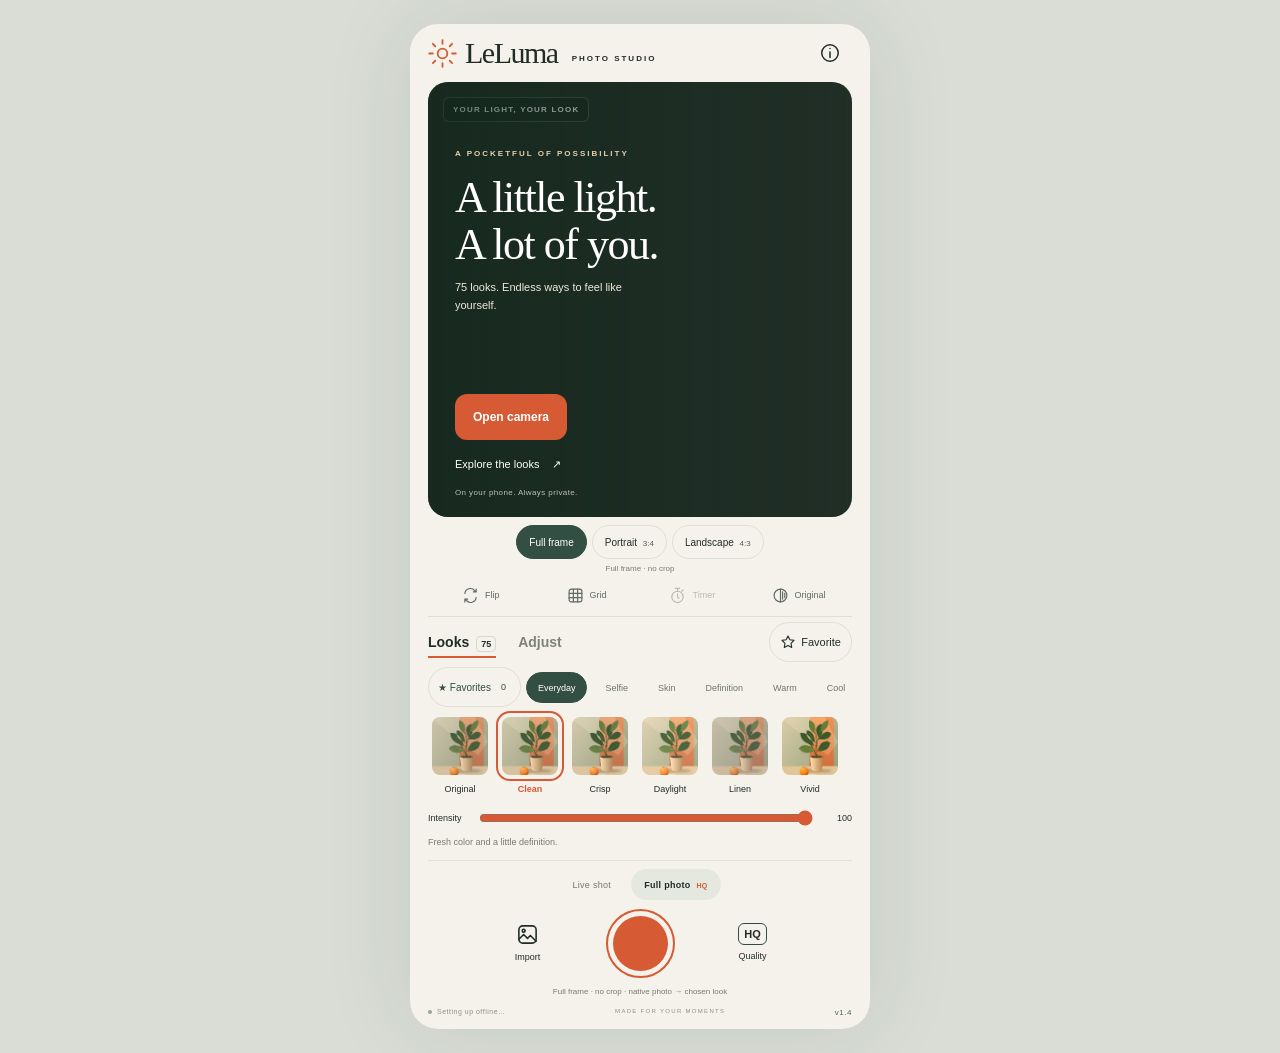
<file: index.html>
<!doctype html>
<html lang="en">
<head>
  <meta charset="utf-8">
  <meta name="viewport" content="width=device-width,initial-scale=1,viewport-fit=cover">
  <meta name="theme-color" content="#f5f2eb">
  <meta name="apple-mobile-web-app-capable" content="yes">
  <meta name="apple-mobile-web-app-title" content="LeLuma">
  <meta name="apple-mobile-web-app-status-bar-style" content="default">
  <meta name="description" content="A little light. A lot of you. 75 photo filters, live camera, and private, offline editing.">
  <meta http-equiv="Content-Security-Policy" content="default-src 'self'; img-src 'self' blob: data:; media-src 'self' blob:; script-src 'self'; worker-src 'self'; style-src 'self' 'unsafe-inline'; connect-src 'self'; object-src 'none'; base-uri 'self'">
  <link rel="manifest" href="./manifest.webmanifest">
  <link rel="apple-touch-icon" href="./apple-touch-icon.png">
  <link rel="icon" href="./icon.svg" type="image/svg+xml">
  <link rel="stylesheet" href="./styles.css">
  <title>LeLuma · Your light, your look</title>
</head>
<body>
<svg class="icon-defs" aria-hidden="true" xmlns="http://www.w3.org/2000/svg"><defs>
  <symbol id="i-flip" viewBox="0 0 24 24"><path d="M4 9a8 8 0 0 1 14-4l2 2M20 3v4h-4M20 15a8 8 0 0 1-14 4l-2-2M4 21v-4h4"/></symbol>
  <symbol id="i-grid" viewBox="0 0 24 24"><rect x="3" y="3" width="18" height="18" rx="3"/><path d="M9 3v18M15 3v18M3 9h18M3 15h18"/></symbol>
  <symbol id="i-timer" viewBox="0 0 24 24"><circle cx="12" cy="14" r="8"/><path d="M12 10v4l2 2M9 2h6M12 2v4M18 6l2-2"/></symbol>
  <symbol id="i-compare" viewBox="0 0 24 24"><circle cx="12" cy="12" r="9"/><path d="M12 3v18M15 7v10M18 9v6"/></symbol>
  <symbol id="i-image" viewBox="0 0 24 24"><rect x="3" y="3" width="18" height="18" rx="4"/><circle cx="8" cy="8" r="1.5"/><path d="m3 17 5-5 4 4 3-3 6 6"/></symbol>
  <symbol id="i-info" viewBox="0 0 24 24"><circle cx="12" cy="12" r="9"/><path d="M12 11v6M12 7v.2"/></symbol>
  <symbol id="i-star" viewBox="0 0 24 24"><path d="m12 3 2.8 5.7 6.2.9-4.5 4.4 1.1 6.2-5.6-2.9-5.6 2.9 1.1-6.2L3 9.6l6.2-.9Z"/></symbol>
  <symbol id="i-download" viewBox="0 0 24 24"><path d="M12 3v12m-5-5 5 5 5-5M4 16v5h16v-5"/></symbol>
  <symbol id="i-close" viewBox="0 0 24 24"><path d="m6 6 12 12M6 18 18 6"/></symbol>
  <symbol id="i-camera" viewBox="0 0 24 24"><path d="M8 6 9 3h6l1 3h4a2 2 0 0 1 2 2v11a2 2 0 0 1-2 2H4a2 2 0 0 1-2-2V8a2 2 0 0 1 2-2Z"/><circle cx="12" cy="13" r="4"/></symbol>
  <symbol id="i-sun" viewBox="0 0 24 24"><circle cx="12" cy="12" r="4"/><path d="M12 1v3M12 20v3M1 12h3M20 12h3M4 4l2 2M18 18l2 2M4 20l2-2M18 6l2-2"/></symbol>
</defs></svg>
<main id="app">
  <div id="startupNotice" class="startup-notice">Loading LeLuma… If this stays here, <a href="./repair.html">repair the app</a>. Use your HTTPS GitHub Pages link in Safari.</div>
  <header class="header">
    <a class="brand" href="./" aria-label="LeLuma home"><svg><use href="#i-sun"/></svg>LeLuma<span>PHOTO STUDIO</span></a>
    <button class="icon-button" id="helpButton" aria-label="Help and settings"><svg><use href="#i-info"/></svg></button>
  </header>
  <section class="viewfinder" id="viewfinder" aria-label="Camera preview">
    <div id="cameraSurface" class="camera-surface"><video id="video" autoplay muted playsinline webkit-playsinline disablepictureinpicture aria-label="Live camera"></video></div>
    <canvas id="preview" aria-label="Filtered photo preview" hidden></canvas>
    <canvas id="gpuPreview" aria-label="Live filtered camera preview" hidden></canvas>
    <div class="frame-top"><span class="pill" id="sourceBadge">YOUR LIGHT, YOUR LOOK</span><span class="pill" id="resolutionBadge" hidden></span></div>
    <div id="grid" class="grid" hidden></div>
    <div class="welcome" id="welcome">
      <div class="welcome-copy"><span class="eyebrow">A POCKETFUL OF POSSIBILITY</span><h1>A little light.<br>A lot of you.</h1><p>75 looks. Endless ways to feel like yourself.</p></div>
      <div class="welcome-actions"><button class="primary" id="startButton"><svg><use href="#i-camera"/></svg>Open camera</button><button class="text-button" id="cancelCameraButton" hidden>Cancel camera opening</button><button class="text-button" id="demoButton">Explore the looks <span>↗</span></button><span class="privacy-note">On your phone. Always private.</span></div>
    </div>
    <div id="resumePanel" class="resume-panel" hidden><p>Camera paused</p><button class="primary" id="resumeButton">Resume camera</button><button id="cancelResumeButton" class="text-button" hidden>Cancel camera opening</button></div>
    <div id="countdown" class="countdown" hidden aria-live="assertive"></div>
    <div class="frame-bottom" id="frameBottom" hidden><span id="frameFilterName">Original</span><span id="frameHint">Live preview</span></div>
    <div class="flash" id="flash"></div>
    <div id="previewError" class="preview-error" hidden><p id="previewErrorText">Preview interrupted.</p><button id="retryPreview" class="primary">Retry preview</button></div>
  </section>
  <div id="mediaNotice" class="media-notice" role="status" hidden><span id="mediaNoticeText">Starting video…</span><button id="playCamera" class="secondary">Resume video</button></div>
  <div id="liveControls" class="live-controls" hidden><button id="previewMode" aria-pressed="false">Show camera only</button><button id="restartCamera">Restart camera</button></div>
  <div class="framing-controls" role="group" aria-label="Photo framing"><button id="frame-original" aria-pressed="true">Full frame</button><button id="frame-portrait" aria-pressed="false">Portrait <small>3:4</small></button><button id="frame-landscape" aria-pressed="false">Landscape <small>4:3</small></button></div>
  <p id="framingLabel" class="framing-label">Full frame · no crop</p>
  <div class="tools" aria-label="Camera tools">
    <button id="flipButton" class="tool" aria-label="Switch front and back camera"><svg><use href="#i-flip"/></svg><span>Flip</span></button>
    <button id="gridButton" class="tool" aria-pressed="false"><svg><use href="#i-grid"/></svg><span>Grid</span></button>
    <button id="timerButton" class="tool" aria-label="Timer: off"><svg><use href="#i-timer"/></svg><span id="timerLabel">Timer</span></button>
    <button id="compareButton" class="tool" aria-pressed="false"><svg><use href="#i-compare"/></svg><span>Original</span></button>
  </div>
  <section class="studio" aria-label="Photo editor">
    <div class="studio-heading"><div class="tabs" role="tablist" aria-label="Editing tools"><button id="looksTab" role="tab" aria-selected="true" aria-controls="looksPanel">Looks <span>75</span></button><button id="adjustTab" role="tab" aria-selected="false" aria-controls="adjustPanel">Adjust</button></div><button id="favoriteButton" class="favorite-button" aria-label="Favorite current filter" aria-pressed="false"><svg aria-hidden="true"><use href="#i-star"/></svg><span id="favoriteLabel">Favorite</span></button></div>
    <div id="looksPanel" role="tabpanel" aria-labelledby="looksTab">
      <div class="category-bar" role="group" aria-label="Filter categories"><button id="favoritesCategory" class="category-favorites" aria-pressed="false">★ Favorites <span id="favoriteCount">0</span></button><div id="categories" class="categories" aria-label="More filter categories"></div></div>
      <div id="filterRail" class="filter-rail" aria-label="Choose a filter"></div>
      <div class="strength"><label for="strength">Intensity</label><input id="strength" type="range" min="0" max="100" value="100"><output id="strengthValue" for="strength">100</output></div>
    </div>
    <div id="adjustPanel" role="tabpanel" aria-labelledby="adjustTab" hidden><div class="adjust-heading"><span>Fine-tune your light</span><button id="resetAdjust" class="text-button">Reset</button></div><div id="adjustments" class="adjustments"></div></div>
    <p class="look-description" id="lookDescription">Your image, untouched.</p>
  </section>
  <footer class="capture-area">
    <div id="captureMode" class="capture-mode" role="group" aria-label="Photo capture mode"><button id="liveMode" aria-pressed="false">Live shot</button><button id="fullMode" aria-pressed="true">Full photo <span>HQ</span></button></div>
    <div id="cameraActions" class="capture-actions"><button class="side-action" id="importButton"><svg><use href="#i-image"/></svg><span>Import</span></button><button id="shutterButton" class="shutter" aria-label="Take full-resolution photo"><span></span></button><button class="side-action" id="qualityButton"><span class="hq-mark">HQ</span><span>Quality</span></button></div>
    <div id="reviewActions" class="review-actions" hidden><button class="secondary" id="retakeButton">New photo</button><button class="primary" id="saveButton"><svg><use href="#i-download"/></svg>Save photo</button></div>
    <p class="capture-note" id="captureNote">iPhone camera → your chosen look, at source size</p>
    <div class="status-line"><span id="offlineStatus"><i></i>Setting up offline…</span><span>MADE FOR YOUR MOMENTS</span></div>
  </footer>
</main>
<aside id="portraitGuard" class="portrait-guard" aria-label="Portrait orientation required"><svg><use href="#i-camera"/></svg><h2>Stay in your frame.</h2><p>LeLuma is made for portrait.<br>Turn your phone upright.</p><small>For no rotation, turn on Portrait Orientation Lock in iPhone Control Center.</small></aside>
<div id="toast" class="toast" role="status" aria-live="polite" hidden></div>
<dialog id="helpDialog" class="sheet">
  <div class="sheet-heading"><div><span class="eyebrow">A FEW GOOD THINGS TO KNOW</span><h2>Your pocket studio.</h2></div><button class="icon-button" data-close="helpDialog" aria-label="Close help"><svg><use href="#i-close"/></svg></button></div>
  <div class="sheet-content">
    <h3>Choose your capture</h3><p><strong>Full photo</strong> opens the iPhone camera, then applies your look to the returned photo. This is the default for better source quality. Live filters are visible in LeLuma, not inside the iPhone camera sheet.</p><p><strong>Live shot</strong> captures exactly when you tap. On iPhone, its resolution is usually limited to the live video feed; the actual pixel size appears above the preview.</p>
    <h3>Portrait or landscape</h3><p>Choose <strong>Portrait 3:4</strong> or <strong>Landscape 4:3</strong> to frame your photo. The preview and saved picture use the same center crop. You can change framing after capture. <strong>Full frame</strong> keeps the whole image. The app’s controls stay upright; landscape framing does not require rotating your phone.</p>
    <h3>Every pixel, thoughtfully kept</h3><p>Full frame exports retain the input dimensions. Portrait and Landscape crop the edges and keep the remaining source pixels without upscaling. PNG avoids extra lossy compression; JPEG at maximum quality makes smaller files. Filtered copies are standard color images, not RAW, HDR, Live Photos, or the original metadata. Keep your original for archival quality.</p>
    <h3>Looks that actually preview</h3><p>Tap a look to apply it at <strong>100% intensity</strong>, then adjust the slider. The <strong>Original</strong> toolbar button toggles before/after. A look’s name appears over the image; <strong>Look applied</strong> means its pixels have finished updating. Skin looks soften skin-like colors. Definition looks use local contrast and sharpening for features and muscle contours; they don’t reshape bodies or identify faces.</p>
    <h3>Keep your favorites close</h3><p>Select a look and tap <strong>★ Favorite</strong>. Open the always-visible <strong>★ Favorites</strong> category to see your collection. Tap <strong>Favorited</strong> again to remove a look. Favorites and the open Favorites category are saved on this device between visits.</p>
    <h3>Smoother live filters</h3><p>Live filters use hardware acceleration where available and follow incoming camera frames, targeting up to 30 frames per second. Preview detail adjusts automatically under load; your captured photo keeps its source dimensions. A compatibility preview is available if graphics acceleration fails, but may update more slowly. You can also use <strong>Show camera only</strong> and apply the chosen look after capture.</p>
    <h3>If the camera preview stops</h3><p>Tap <strong>Resume video</strong> if playback is paused. <strong>Show camera only</strong> displays the direct camera feed; the selected filter is still applied after capture. Tap <strong>Show live filters</strong> to return to the filtered preview. If neither view moves, try <strong>Restart camera</strong>. Open your published HTTPS address directly in Safari and allow camera access.</p>
    <details class="camera-details"><summary>Camera details</summary><p>If you need help, copy these details along with your published app link. They contain playback status, not photos.</p><textarea id="cameraDetails" readonly aria-label="Camera diagnostic details" rows="8"></textarea><div><button id="refreshDetails" class="secondary">Refresh details</button><button id="copyDetails" class="secondary">Copy details</button></div></details>
    <label class="setting">Save format<select id="formatSelect"><option value="image/png">PNG · lossless export</option><option value="image/jpeg">JPEG · maximum quality</option></select></label>
    <label class="setting toggle-setting"><span>Mirror live selfies<small>Applies to the front live camera only.</small></span><input id="mirrorSetting" type="checkbox" checked></label>
    <h3>Save to your camera roll</h3><p>Tap <strong>Save photo → Share / Save Image</strong>, then choose <strong>Save Image</strong> in the iPhone share sheet. If it is unavailable, open the photo and touch and hold it to save. Photos are not saved automatically.</p>
    <h3>Keep it upright</h3><p>Enable <strong>Portrait Orientation Lock</strong> in iPhone Control Center. Safari cannot reliably lock the phone for us, so LeLuma pauses its controls when the phone is sideways.</p>
    <h3>Offline, and all yours</h3><p>Open the app online once and wait for <strong>Offline ready</strong>. In Safari, use <strong>Share → Add to Home Screen</strong> (enable Open as Web App if shown). Open it from that icon once online. Camera, filters, and exports then work without internet while the app remains cached. iOS can clear website data; open online again if needed.</p><p>No accounts, uploads, analytics, or external fonts. Pictures stay on your device. The current photo is held in memory: save it before closing or starting a new photo. Smoothing uses skin-like colors and can also soften similarly colored objects.</p>
    <button id="updateButton" class="secondary full-width">Check for app updates</button><a id="repairLink" class="text-button full-width" href="./repair.html">Repair app / refresh installed version</a><p class="version">LeLuma 1.4.0 · 75 looks + Original</p>
  </div>
</dialog>
<dialog id="saveDialog" class="sheet">
  <div class="sheet-heading"><div><span class="eyebrow">ONE TO KEEP</span><h2 id="saveHeading">Preparing your photo…</h2></div><button id="closeSave" class="icon-button" data-close="saveDialog" aria-label="Close save sheet"><svg><use href="#i-close"/></svg></button></div>
  <div class="sheet-content"><div class="save-preview"><img id="savePreview" alt="Your finished photo" hidden><progress id="exportProgress" max="1" value="0"></progress></div><p id="exportDetails" class="export-details">Rendering every source pixel.</p><button id="shareButton" class="primary full-width" disabled><svg><use href="#i-download"/></svg>Share / Save Image</button><a id="downloadLink" class="secondary full-width" hidden download>Download photo</a><a id="openImageLink" class="text-button full-width" target="_blank" rel="noopener" hidden>Open photo to save manually ↗</a><p class="save-help">In the iPhone share sheet, select <strong>Save Image</strong>. Sharing does not save automatically.</p><button id="saveOriginalButton" class="text-button full-width">Keep an unfiltered original too</button></div>
</dialog>
<dialog id="newPhotoDialog" class="sheet small-sheet"><div class="sheet-content"><h2>Start a new photo?</h2><p>Save this photo first if you want to keep it. Starting over removes this unsaved edit.</p><button id="confirmNewPhoto" class="primary full-width">Start new photo</button><button data-close="newPhotoDialog" class="secondary full-width">Keep editing</button></div></dialog>
<input id="fileInput" type="file" accept="image/*" hidden>
<input id="nativeInput" type="file" accept="image/*" capture="user" hidden>
<noscript>LeLuma needs JavaScript to run the live camera and filters.</noscript>
<script defer src="./bundle.js"></script>
</body>
</html>
</file>
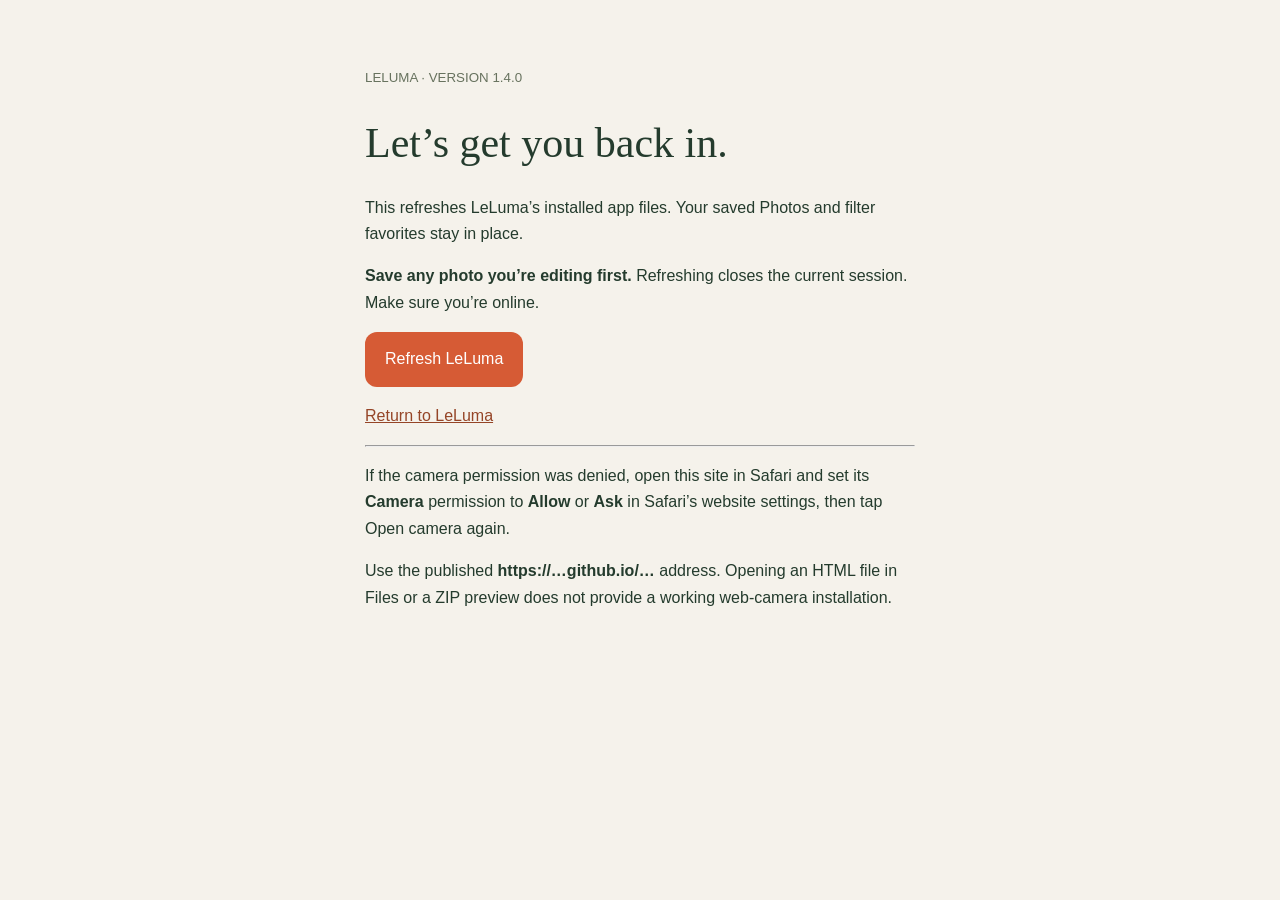
<file: repair.html>
<!doctype html><html lang="en"><head><meta charset="utf-8"><meta name="viewport" content="width=device-width,initial-scale=1"><meta name="theme-color" content="#f5f2eb"><title>Repair LeLuma</title><link rel="icon" href="./icon.svg"><style>body{font:16px/1.65 -apple-system,sans-serif;background:#f5f2eb;color:#243b2d;max-width:550px;margin:40px auto;padding:24px}h1{font:42px Georgia,serif}button,a{font:inherit}button{padding:14px 20px;border:0;border-radius:12px;background:#d65b35;color:white;cursor:pointer}a{color:#954527}#status{white-space:pre-wrap;font-size:14px}small{color:#67725e}button:disabled{opacity:.5}</style></head><body><small>LELUMA · VERSION 1.4.0</small><h1>Let’s get you back in.</h1><p>This refreshes LeLuma’s installed app files. Your saved Photos and filter favorites stay in place.</p><p><strong>Save any photo you’re editing first.</strong> Refreshing closes the current session. Make sure you’re online.</p><button id="repair">Refresh LeLuma</button><p id="status" role="status"></p><p><a id="returnLink" href="./">Return to LeLuma</a></p><hr><p>If the camera permission was denied, open this site in Safari and set its <strong>Camera</strong> permission to <strong>Allow</strong> or <strong>Ask</strong> in Safari’s website settings, then tap Open camera again.</p><p>Use the published <strong>https://…github.io/…</strong> address. Opening an HTML file in Files or a ZIP preview does not provide a working web-camera installation.</p><script src="./repair.js" defer></script></body></html>
</file>
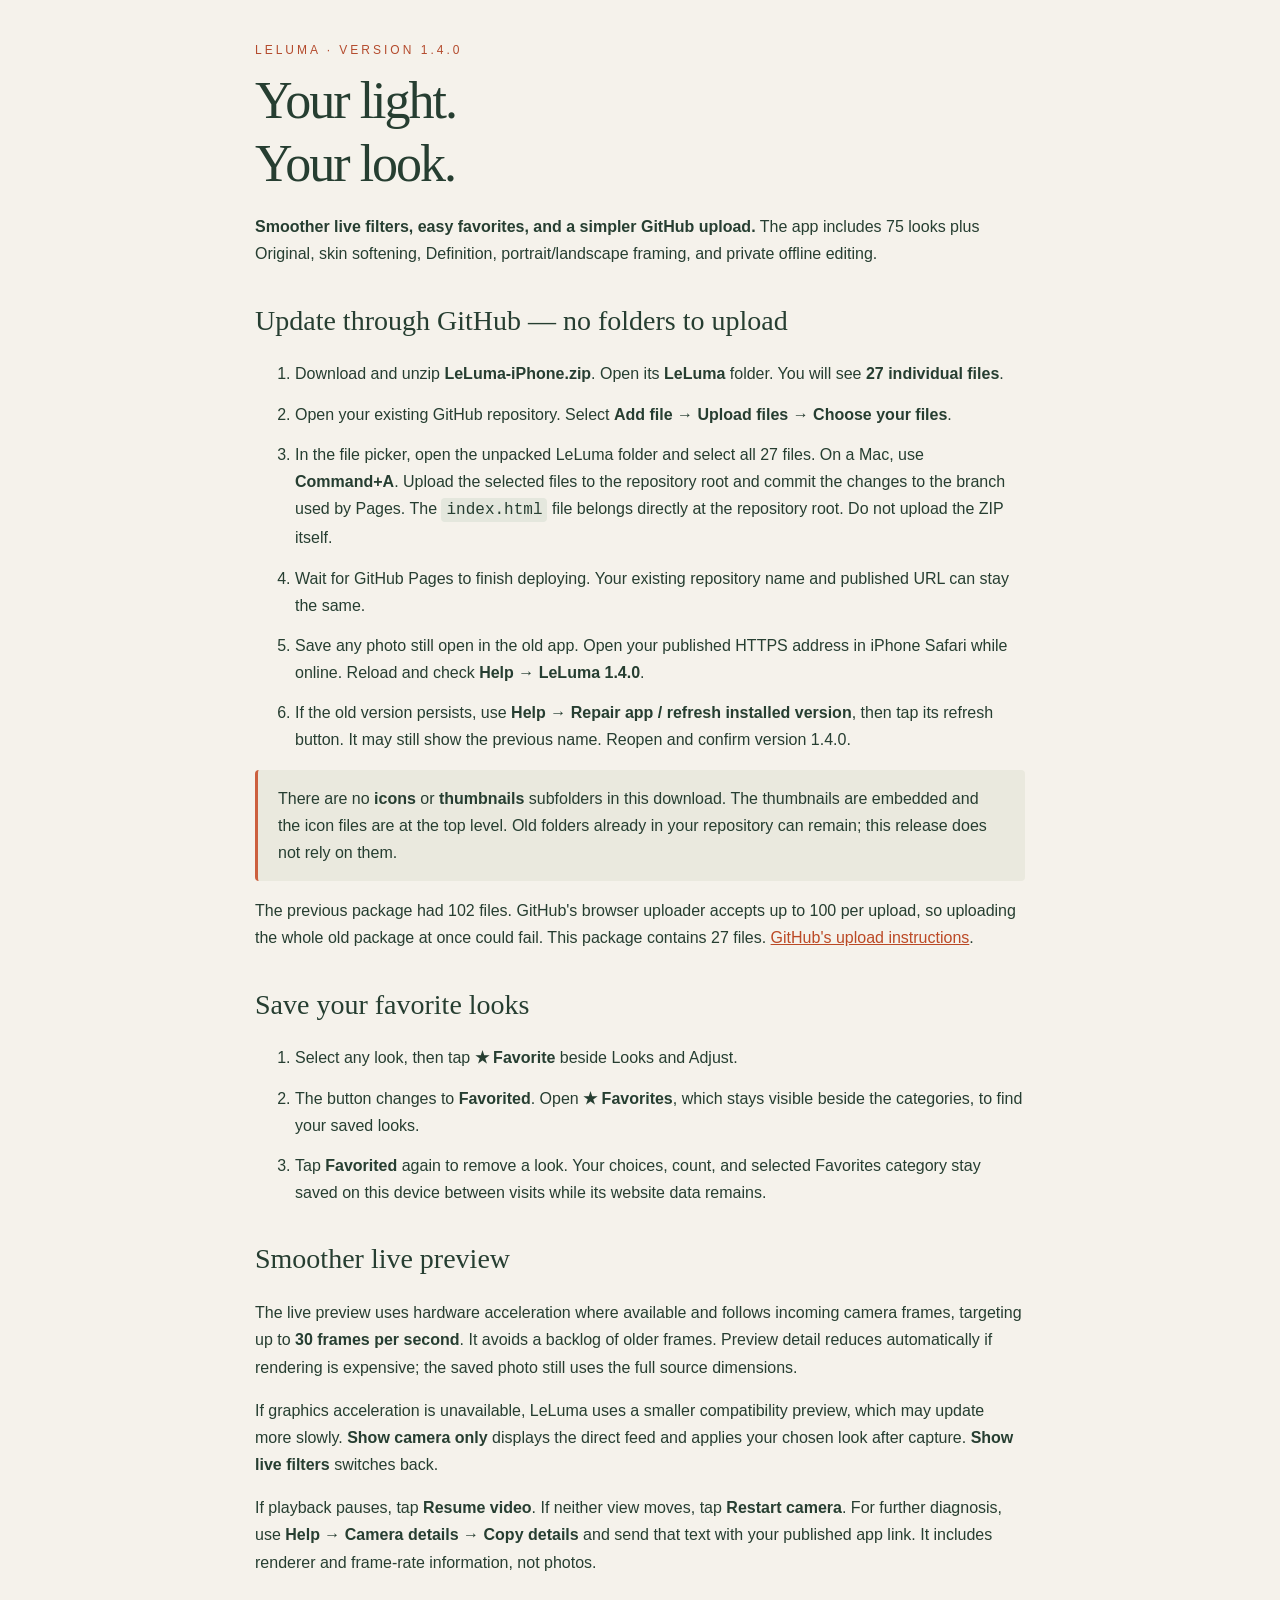
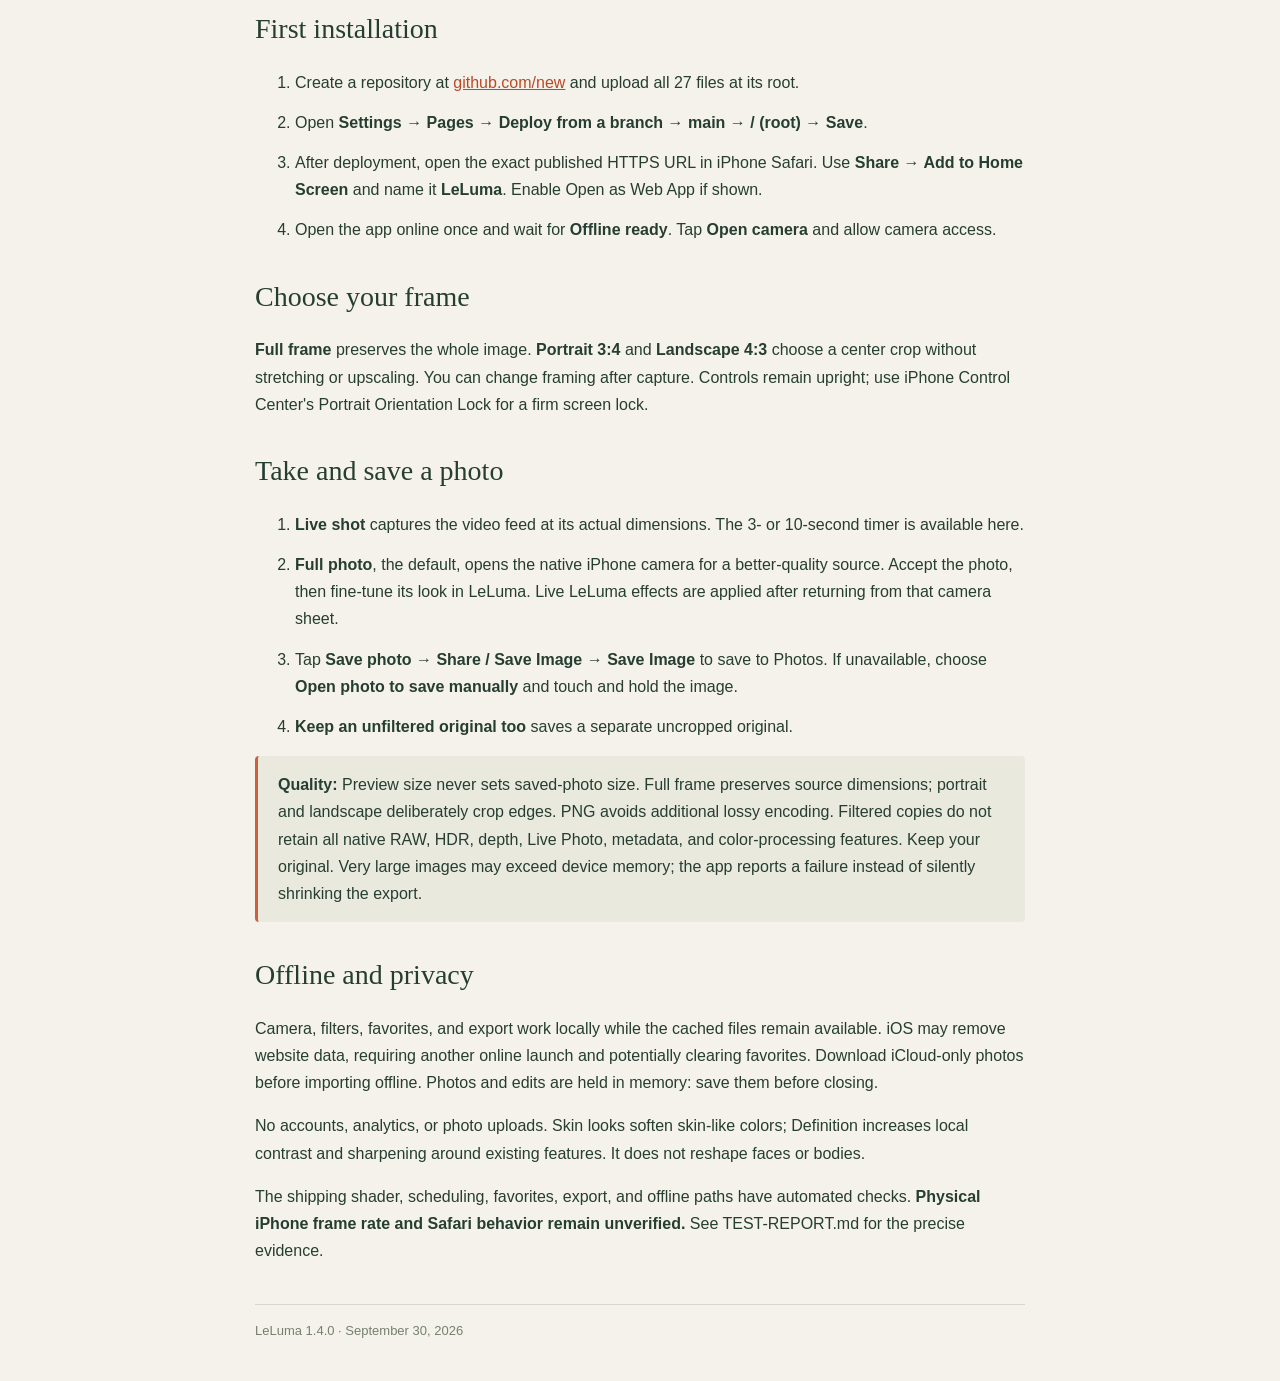
<file: START-HERE.html>
<!doctype html><html lang="en"><head><meta charset="utf-8"><meta name="viewport" content="width=device-width,initial-scale=1"><title>Install LeLuma on iPhone</title><style>body{font:16px/1.7 -apple-system,BlinkMacSystemFont,'Segoe UI',sans-serif;background:#f5f2eb;color:#263e31;max-width:770px;padding:40px 24px;margin:auto}h1,h2{font-family:Georgia,serif;font-weight:400;line-height:1.2}h1{font-size:52px;margin:10px 0 18px;letter-spacing:-2px}h2{font-size:28px;margin-top:36px}a{color:#bb4925}li{margin:13px 0}code{background:#e4e7dd;padding:3px 5px;border-radius:4px;overflow-wrap:anywhere}.label{color:#b44b2d;letter-spacing:3px;font-size:12px}.note{border-left:3px solid #cc603e;background:#eae9de;padding:15px 20px;border-radius:4px}footer{border-top:1px solid #d4d9cb;margin-top:40px;padding-top:15px;color:#75806d;font-size:13px}</style></head><body><div class="label">LELUMA · VERSION 1.4.0</div>
<h1>Your light.<br>Your look.</h1>
<p><strong>Smoother live filters, easy favorites, and a simpler GitHub upload.</strong> The app includes 75 looks plus Original, skin softening, Definition, portrait/landscape framing, and private offline editing.</p>
<h2>Update through GitHub — no folders to upload</h2>
<ol>
<li>Download and unzip <strong>LeLuma-iPhone.zip</strong>. Open its <strong>LeLuma</strong> folder. You will see <strong>27 individual files</strong>.</li>
<li>Open your existing GitHub repository. Select <strong>Add file → Upload files → Choose your files</strong>.</li>
<li>In the file picker, open the unpacked LeLuma folder and select all 27 files. On a Mac, use <strong>Command+A</strong>. Upload the selected files to the repository root and commit the changes to the branch used by Pages. The <code>index.html</code> file belongs directly at the repository root. Do not upload the ZIP itself.</li>
<li>Wait for GitHub Pages to finish deploying. Your existing repository name and published URL can stay the same.</li>
<li>Save any photo still open in the old app. Open your published HTTPS address in iPhone Safari while online. Reload and check <strong>Help → LeLuma 1.4.0</strong>.</li>
<li>If the old version persists, use <strong>Help → Repair app / refresh installed version</strong>, then tap its refresh button. It may still show the previous name. Reopen and confirm version 1.4.0.</li>
</ol>
<div class="note">There are no <strong>icons</strong> or <strong>thumbnails</strong> subfolders in this download. The thumbnails are embedded and the icon files are at the top level. Old folders already in your repository can remain; this release does not rely on them.</div>
<p>The previous package had 102 files. GitHub's browser uploader accepts up to 100 per upload, so uploading the whole old package at once could fail. This package contains 27 files. <a href="https://docs.github.com/en/repositories/working-with-files/managing-files/adding-a-file-to-a-repository">GitHub's upload instructions</a>.</p>
<h2>Save your favorite looks</h2>
<ol><li>Select any look, then tap <strong>★ Favorite</strong> beside Looks and Adjust.</li><li>The button changes to <strong>Favorited</strong>. Open <strong>★ Favorites</strong>, which stays visible beside the categories, to find your saved looks.</li><li>Tap <strong>Favorited</strong> again to remove a look. Your choices, count, and selected Favorites category stay saved on this device between visits while its website data remains.</li></ol>
<h2>Smoother live preview</h2>
<p>The live preview uses hardware acceleration where available and follows incoming camera frames, targeting up to <strong>30 frames per second</strong>. It avoids a backlog of older frames. Preview detail reduces automatically if rendering is expensive; the saved photo still uses the full source dimensions.</p>
<p>If graphics acceleration is unavailable, LeLuma uses a smaller compatibility preview, which may update more slowly. <strong>Show camera only</strong> displays the direct feed and applies your chosen look after capture. <strong>Show live filters</strong> switches back.</p>
<p>If playback pauses, tap <strong>Resume video</strong>. If neither view moves, tap <strong>Restart camera</strong>. For further diagnosis, use <strong>Help → Camera details → Copy details</strong> and send that text with your published app link. It includes renderer and frame-rate information, not photos.</p>
<h2>First installation</h2>
<ol><li>Create a repository at <a href="https://github.com/new">github.com/new</a> and upload all 27 files at its root.</li><li>Open <strong>Settings → Pages → Deploy from a branch → main → / (root) → Save</strong>.</li><li>After deployment, open the exact published HTTPS URL in iPhone Safari. Use <strong>Share → Add to Home Screen</strong> and name it <strong>LeLuma</strong>. Enable Open as Web App if shown.</li><li>Open the app online once and wait for <strong>Offline ready</strong>. Tap <strong>Open camera</strong> and allow camera access.</li></ol>
<h2>Choose your frame</h2>
<p><strong>Full frame</strong> preserves the whole image. <strong>Portrait 3:4</strong> and <strong>Landscape 4:3</strong> choose a center crop without stretching or upscaling. You can change framing after capture. Controls remain upright; use iPhone Control Center's Portrait Orientation Lock for a firm screen lock.</p>
<h2>Take and save a photo</h2>
<ol><li><strong>Live shot</strong> captures the video feed at its actual dimensions. The 3- or 10-second timer is available here.</li><li><strong>Full photo</strong>, the default, opens the native iPhone camera for a better-quality source. Accept the photo, then fine-tune its look in LeLuma. Live LeLuma effects are applied after returning from that camera sheet.</li><li>Tap <strong>Save photo → Share / Save Image → Save Image</strong> to save to Photos. If unavailable, choose <strong>Open photo to save manually</strong> and touch and hold the image.</li><li><strong>Keep an unfiltered original too</strong> saves a separate uncropped original.</li></ol>
<div class="note"><strong>Quality:</strong> Preview size never sets saved-photo size. Full frame preserves source dimensions; portrait and landscape deliberately crop edges. PNG avoids additional lossy encoding. Filtered copies do not retain all native RAW, HDR, depth, Live Photo, metadata, and color-processing features. Keep your original. Very large images may exceed device memory; the app reports a failure instead of silently shrinking the export.</div>
<h2>Offline and privacy</h2>
<p>Camera, filters, favorites, and export work locally while the cached files remain available. iOS may remove website data, requiring another online launch and potentially clearing favorites. Download iCloud-only photos before importing offline. Photos and edits are held in memory: save them before closing.</p>
<p>No accounts, analytics, or photo uploads. Skin looks soften skin-like colors; Definition increases local contrast and sharpening around existing features. It does not reshape faces or bodies.</p>
<p>The shipping shader, scheduling, favorites, export, and offline paths have automated checks. <strong>Physical iPhone frame rate and Safari behavior remain unverified.</strong> See TEST-REPORT.md for the precise evidence.</p>
<footer>LeLuma 1.4.0 · September 30, 2026</footer></body></html>
</file>
<file: styles.css>
@font-face{font-family:System;src:local('Avenir Next'),local('Avenir'),local('Arial')}
:root{--paper:#f5f2eb;--ink:#222c27;--muted:#797c71;--accent:#d65b35;--line:#dedfd5;--green:#334e42;font-family:System,-apple-system,BlinkMacSystemFont,'Segoe UI',sans-serif;color:var(--ink);background:#d9ddd5;color-scheme:light;-webkit-tap-highlight-color:transparent}
*{box-sizing:border-box}body{margin:0}button,a,input,select{-webkit-tap-highlight-color:transparent}button,input,select{font:inherit}button{cursor:pointer;color:inherit}button{border:0;background:none}button:disabled{cursor:default;opacity:.4}button:focus-visible,a:focus-visible,input:focus-visible,select:focus-visible{outline:3px solid var(--accent);outline-offset:3px}a{color:inherit}svg{width:22px;height:22px;fill:none;stroke:currentColor;stroke-width:1.65;stroke-linecap:round;stroke-linejoin:round;flex-shrink:0}.icon-defs{position:absolute;width:0;height:0;overflow:hidden}[hidden]{display:none!important}
#app{max-width:460px;min-height:100svh;margin:auto;background:var(--paper);padding:env(safe-area-inset-top) 18px max(12px,env(safe-area-inset-bottom));box-shadow:0 0 90px #28332b1a}.header{height:70px;display:flex;align-items:center;justify-content:space-between}.brand{text-decoration:none;display:flex;align-items:center;gap:8px;font-family:Georgia,serif;font-size:35px;letter-spacing:-2px}.brand svg{color:var(--accent);width:29px;height:29px;stroke-width:1.5}.brand span{font-family:System,sans-serif;font-size:8px;letter-spacing:2px;margin:10px 0 0 6px;font-weight:600}.icon-button{display:inline-flex;align-items:center;justify-content:center;width:44px;height:44px;border-radius:50%}.icon-button:active{background:#263f3410}
.viewfinder{position:relative;height:clamp(270px,43svh,520px);background:#232f29;border-radius:20px;overflow:hidden;isolation:isolate}.viewfinder>canvas{width:100%;height:100%;object-fit:contain;display:block}.frame-top,.frame-bottom{position:absolute;left:15px;right:15px;display:flex;justify-content:space-between;align-items:center;pointer-events:none}.frame-top{top:15px;gap:8px}.pill{font-size:8px;font-weight:650;letter-spacing:1.2px;background:#14261f65;color:#fff;padding:7px 9px;border:1px solid #ffffff30;border-radius:6px;backdrop-filter:blur(9px);white-space:nowrap}.frame-bottom{bottom:15px;color:#fff;gap:8px;text-shadow:0 1px 5px #0009}.frame-bottom>span:first-child{font-family:Georgia,serif;font-size:25px}.frame-bottom>span:last-child{font-size:9px;letter-spacing:.5px}.welcome{position:absolute;inset:0;padding:60px 27px 20px;display:flex;flex-direction:column;justify-content:space-between;color:#fff;background:linear-gradient(90deg,#10261a99,#182e2030)}.eyebrow{font-size:8px;letter-spacing:2px;font-weight:600}.welcome .eyebrow{color:#e6d1ae}.welcome h1{font-family:Georgia,serif;font-weight:400;font-size:clamp(34px,9vw,44px);line-height:1.06;letter-spacing:-1.5px;margin:15px 0 10px}.welcome p{font-size:11px;line-height:1.6;max-width:185px;color:#f0eade}.welcome-actions{display:grid;justify-items:start;gap:6px}.primary,.secondary{padding:14px 18px;border-radius:12px;display:inline-flex;align-items:center;justify-content:center;gap:9px;font-size:12px;font-weight:650;text-decoration:none;min-height:46px}.primary{background:var(--accent);color:#fff}.primary:active{background:#b94322}.primary svg{width:19px;height:19px}.secondary{border:1px solid var(--line);background:#ffffff50}.text-button{padding:8px 0;font-size:11px;min-height:36px;text-decoration:none}.welcome .text-button{color:#fff}.text-button span{padding-left:10px}.privacy-note{font-size:8px;opacity:.7;letter-spacing:.4px}.grid{position:absolute;inset:0;pointer-events:none;background:linear-gradient(90deg,transparent calc(33.333% - .5px),#ffffff55 33.333%,transparent calc(33.333% + .5px),transparent calc(66.666% - .5px),#ffffff55 66.666%,transparent calc(66.666% + .5px)),linear-gradient(0deg,transparent calc(33.333% - .5px),#ffffff55 33.333%,transparent calc(33.333% + .5px),transparent calc(66.666% - .5px),#ffffff55 66.666%,transparent calc(66.666% + .5px))}.countdown{position:absolute;inset:0;display:grid;place-items:center;color:white;font-size:100px;background:#0003}.resume-panel{position:absolute;inset:0;display:flex;flex-direction:column;align-items:center;justify-content:center;background:#1f2d28c9;color:white}.flash{position:absolute;inset:0;background:white;opacity:0;pointer-events:none}.flash.on{animation:flash .35s ease-out}@keyframes flash{from{opacity:.9}to{opacity:0}}
.tools{height:57px;display:flex;align-items:center;justify-content:space-around;border-bottom:1px solid var(--line);margin-bottom:12px}.tool{display:flex;gap:6px;align-items:center;justify-content:center;min-height:44px;min-width:65px;font-size:9px;color:#5f6a60}.tool svg{width:17px;height:17px}.tool[aria-pressed=true]{color:var(--accent)}.studio-heading{display:flex;align-items:center;justify-content:space-between;height:32px}.tabs{display:flex;gap:22px;align-items:center;height:100%}.tabs button{font-size:14px;font-weight:650;padding:8px 0;color:#7e8279;position:relative}.tabs button[aria-selected=true]{color:var(--ink)}.tabs button[aria-selected=true]:after{position:absolute;bottom:0;left:0;right:0;height:2px;background:var(--accent);content:''}.tabs button>span{font-size:9px;border:1px solid #d6d9ce;padding:2px 4px;border-radius:4px;margin-left:3px}.studio-heading .icon-button svg{width:17px;height:17px}.studio-heading .icon-button[aria-pressed=true]{color:var(--accent)}.studio-heading .icon-button[aria-pressed=true] svg{fill:var(--accent)}
.categories{display:flex;gap:6px;overflow:auto;scrollbar-width:none;padding:12px 0 10px}.categories::-webkit-scrollbar,.filter-rail::-webkit-scrollbar{display:none}.categories button{font-size:9px;white-space:nowrap;border:1px solid transparent;padding:7px 11px;min-height:31px;border-radius:20px;color:#6e766c}.categories button[aria-pressed=true]{border-color:var(--green);background:var(--green);color:white}.filter-rail{display:flex;gap:10px;overflow:auto;padding:3px 2px 7px;scrollbar-width:none;min-height:99px;scroll-snap-type:x proximity}.filter-item{flex:0 0 60px;padding:0;font-size:9px;scroll-snap-align:center;position:relative}.filter-item img{display:block;width:60px;height:70px;object-fit:cover;border-radius:10px;border:2px solid transparent;padding:0;margin-bottom:7px}.filter-item[aria-pressed=true] img{outline:2px solid var(--accent);outline-offset:2px;border-color:var(--paper)}.filter-item[aria-pressed=true]{color:var(--accent);font-weight:700}.filter-item .favorite-dot{position:absolute;top:5px;right:6px;color:#fff;font-size:9px;text-shadow:0 1px 3px #000}.empty-favorites{font-size:12px;color:var(--muted);padding:15px 0;line-height:1.7}.strength{display:flex;align-items:center;gap:15px;padding:10px 0 3px;font-size:9px}.strength input{flex:1;min-width:0}.strength output{width:22px;text-align:right;font-variant-numeric:tabular-nums}input[type=range]{accent-color:var(--accent);height:18px;cursor:pointer}input[type=checkbox]{accent-color:var(--green);width:21px;height:21px}.look-description{font-size:9px;color:#747c70;margin:5px 0 9px;min-height:14px}.adjust-heading{display:flex;justify-content:space-between;align-items:center;font-size:10px;color:#707a6e}.adjust-heading button{color:var(--accent)}.adjustments{max-height:169px;overflow:auto;padding-right:5px;overscroll-behavior:contain}.adjust-row{display:grid;grid-template-columns:112px 1fr 26px;align-items:center;gap:7px;margin:0 0 10px;font-size:10px}.adjust-row label{line-height:1.3}.adjust-row input{width:100%;min-width:0}.adjust-row output{text-align:right;font-variant-numeric:tabular-nums}
.capture-area{border-top:1px solid var(--line);padding-top:8px}.capture-mode{display:flex;justify-content:center;gap:7px}.capture-mode button{font-size:9px;letter-spacing:.3px;padding:7px 13px;border-radius:20px;min-height:31px;color:#72796f}.capture-mode button[aria-pressed=true]{color:var(--ink);background:#e5e8df;font-weight:700}.capture-mode button span{font-size:7px;color:var(--accent);margin-left:3px}.capture-actions{display:flex;align-items:center;justify-content:space-between;max-width:275px;margin:9px auto 5px}.shutter{border:2px solid var(--accent);height:69px;width:69px;border-radius:50%;display:grid;place-items:center;padding:5px}.shutter>span{display:block;width:100%;height:100%;border-radius:50%;background:var(--accent);transition:transform .12s}.shutter:active>span{transform:scale(.87)}.side-action{display:flex;flex-direction:column;align-items:center;gap:6px;font-size:9px;min-width:50px;min-height:44px}.side-action svg{height:23px;width:23px}.hq-mark{font-size:11px;font-weight:700;border:1.5px solid var(--green);border-radius:6px;padding:4px 5px}.capture-note{font-size:8px;line-height:1.5;text-align:center;color:#737e6d;min-height:12px;margin:8px 0 10px}.status-line{display:flex;justify-content:space-between;color:#8b9286;font-size:7px;letter-spacing:.5px;gap:6px}.status-line>span:last-child{letter-spacing:1.3px;font-size:6px}.status-line i{display:inline-block;height:4px;width:4px;background:#99a68e;border-radius:50%;margin-right:5px;vertical-align:middle}.review-actions{display:grid;grid-template-columns:1fr 1.4fr;gap:10px;padding:12px 0 3px}.portrait-guard{display:none}.toast{position:fixed;bottom:calc(20px + env(safe-area-inset-bottom));left:50%;transform:translateX(-50%);padding:12px 18px;background:#20362cef;color:white;border-radius:12px;font-size:12px;max-width:calc(100vw - 30px);width:max-content;line-height:1.5;z-index:50;box-shadow:0 6px 25px #0002}
.sheet{border:0;padding:0;border-radius:23px;max-width:440px;width:calc(100% - 20px);max-height:88svh;color:var(--ink);background:var(--paper);box-shadow:0 20px 70px #0003}.sheet::backdrop{background:#12251dc0;backdrop-filter:blur(5px)}.sheet-heading{display:flex;justify-content:space-between;align-items:center;padding:25px 22px 12px;border-bottom:1px solid var(--line);position:sticky;top:0;background:var(--paper);z-index:2}.sheet h2{font:27px/1.2 Georgia,serif;letter-spacing:-.6px;margin:8px 0}.sheet .eyebrow{color:var(--accent)}.sheet-content{padding:12px 22px 24px;font-size:12px;line-height:1.7}.sheet h3{font-size:14px;margin:20px 0 6px}.sheet p{color:#687360;margin:8px 0 14px}.setting{display:flex;justify-content:space-between;align-items:center;gap:10px;padding:14px 0;border-bottom:1px solid var(--line);font-size:11px}.setting select{font-size:10px;max-width:60%;padding:8px;background:white;border:1px solid var(--line);border-radius:8px}.setting small{display:block;font-size:9px;color:var(--muted);margin-top:3px}.full-width{display:flex;width:100%;text-align:center;margin-top:10px}.version{text-align:center;font-size:9px}.save-preview{min-height:150px;display:flex;align-items:center;justify-content:center;background:#e2e5da;border-radius:12px;overflow:hidden;position:relative;margin-top:8px}.save-preview img{display:block;max-width:100%;max-height:36svh;object-fit:contain}.save-preview progress{width:75%;accent-color:var(--accent)}.export-details{text-align:center;font-size:10px;white-space:pre-line}.save-help{font-size:10px;text-align:center}.small-sheet h2{margin-top:12px}.sheet a.text-button{justify-content:center}.sheet .full-width{align-items:center;justify-content:center}
#app{display:flex;flex-direction:column;height:100svh}.header,.tools,.studio,.capture-area{flex-shrink:0}.viewfinder{flex:1;min-height:255px}.header{height:62px}.tools{height:49px;margin-bottom:8px}.categories{padding:9px 0 8px}.filter-item img{height:62px}.filter-rail{min-height:90px}.strength{padding-top:6px}.capture-area{background:var(--paper)}
.viewfinder>canvas{position:absolute;inset:0;width:100%;height:100%;pointer-events:none}.startup-notice{padding:10px 0;font-size:11px;line-height:1.6;color:#7b321b}.startup-notice a{font-weight:700}.resume-panel>.text-button{color:white}
@media(min-width:700px){body{padding:24px 0}#app{border-radius:28px;min-height:0;height:auto;padding-top:0}.viewfinder{height:435px;flex:none}.header{height:78px}}
@media(max-height:740px) and (orientation:portrait){.header{height:56px}.viewfinder{height:34svh;min-height:245px}.welcome{padding:46px 22px 12px}.welcome h1{font-size:32px;margin:10px 0 6px}.welcome p{margin:5px 0}.welcome .eyebrow{font-size:6px}.welcome-actions{gap:0}.welcome-actions .primary{min-height:39px;padding:10px 15px}.privacy-note{display:none}.tools{height:45px;margin-bottom:8px}.filter-item img{height:60px}.filter-rail{min-height:90px}.capture-actions{margin:6px auto}.shutter{width:60px;height:60px}.look-description{margin-bottom:6px}}
@media(orientation:landscape) and (pointer:coarse){#app{visibility:hidden;overflow:hidden;height:100dvh}.portrait-guard{position:fixed;inset:0;z-index:80;display:flex;flex-direction:column;align-items:center;justify-content:center;text-align:center;background:var(--paper);padding:25px}.portrait-guard>svg{width:35px;height:35px;color:var(--accent)}.portrait-guard h2{font:30px Georgia,serif;margin:15px 0 6px}.portrait-guard p{font-size:13px;line-height:1.6}.portrait-guard small{max-width:300px;font-size:11px;color:var(--muted)}}
@media(prefers-reduced-motion:reduce){*{animation:none!important;transition:none!important;scroll-behavior:auto!important}}

/* Photo framing is an explicit choice; the controls remain in portrait. */
.framing-controls{display:flex;gap:5px;justify-content:center;padding-top:8px;flex-shrink:0}.framing-controls button{min-height:34px;padding:6px 12px;border-radius:20px;font-size:10px;border:1px solid var(--line)}.framing-controls button[aria-pressed=true]{background:var(--green);color:white;border-color:var(--green)}.framing-controls small{font-size:8px;opacity:.75;margin-left:3px}.framing-label{font-size:8px;line-height:1.4;text-align:center;color:var(--muted);margin:4px 0 0;flex-shrink:0}.preview-error{position:absolute;inset:0;display:flex;flex-direction:column;align-items:center;justify-content:center;padding:25px;background:#1b302bef;color:white;text-align:center;font-size:12px;line-height:1.6;z-index:3}.brand{font-size:30px;letter-spacing:-1.5px}.viewfinder{min-height:240px}.tools{margin-bottom:4px;height:43px}.header{height:58px}.status-line:after{content:'v1.4';font-size:8px;color:#4b6555}
/* Keep the native media surface visible until a fresh filtered frame is ready. */
.camera-surface{position:absolute;left:50%;top:50%;transform:translate(-50%,-50%);width:100%;height:100%;overflow:hidden;z-index:0}
.camera-surface video{display:block;width:100%;height:100%;object-fit:cover;opacity:1;pointer-events:none}
.viewfinder>canvas{z-index:1;background:#232f29}.viewfinder>.frame-top,.viewfinder>.frame-bottom,.viewfinder>.welcome,.viewfinder>.grid,.viewfinder>.resume-panel,.viewfinder>.countdown,.viewfinder>.flash{z-index:2}

.preview-error{inset:auto 10px 48px;padding:10px 12px;gap:8px;border-radius:12px;font-size:11px;line-height:1.4;background:#1b302bed}.preview-error p{margin:0}.preview-error button{padding:8px 12px;min-height:36px;font-size:11px}
.live-controls{display:flex;justify-content:space-between;gap:8px;flex-shrink:0}.live-controls button{min-height:40px;font-size:11px;color:var(--green);text-decoration:underline;text-underline-offset:3px}.live-controls button[aria-pressed=true]{color:#a74526}
.media-notice{display:flex;align-items:center;gap:10px;padding:8px 10px;background:#e9e4d7;border-radius:10px;margin-top:8px;font-size:11px;line-height:1.5;flex-shrink:0}.media-notice span{flex:1}.media-notice button{min-width:100px;padding:8px 10px;font-size:11px;background:var(--paper)}
.camera-details{margin:18px 0}.camera-details summary{cursor:pointer;font-weight:650}.camera-details textarea{width:100%;padding:10px;border:1px solid var(--line);border-radius:8px;font:11px/1.5 ui-monospace,monospace;background:white;color:var(--ink);resize:vertical}.camera-details>div{display:flex;gap:8px;margin-top:8px}

.favorite-button{display:flex;align-items:center;justify-content:center;gap:5px;border:1px solid var(--line);border-radius:20px;padding:7px 10px;min-height:40px;font-size:11px;background:var(--paper)}.favorite-button svg{width:16px;height:16px}.favorite-button[aria-pressed=true]{color:var(--accent);border-color:var(--accent)}.favorite-button[aria-pressed=true] svg{fill:currentColor}.studio-heading{min-height:42px}
.category-bar{display:flex;align-items:center;gap:5px;min-width:0}.category-bar .categories{min-width:0;flex:1}.category-favorites{flex:none;display:flex;align-items:center;gap:5px;border:1px solid var(--line);border-radius:20px;padding:7px 9px;min-height:40px;font-size:10px;background:var(--paper);color:var(--green)}.category-favorites[aria-pressed=true]{background:var(--green);color:white;border-color:var(--green)}.category-favorites span{min-width:15px;font-size:9px;font-variant-numeric:tabular-nums}
</file>
